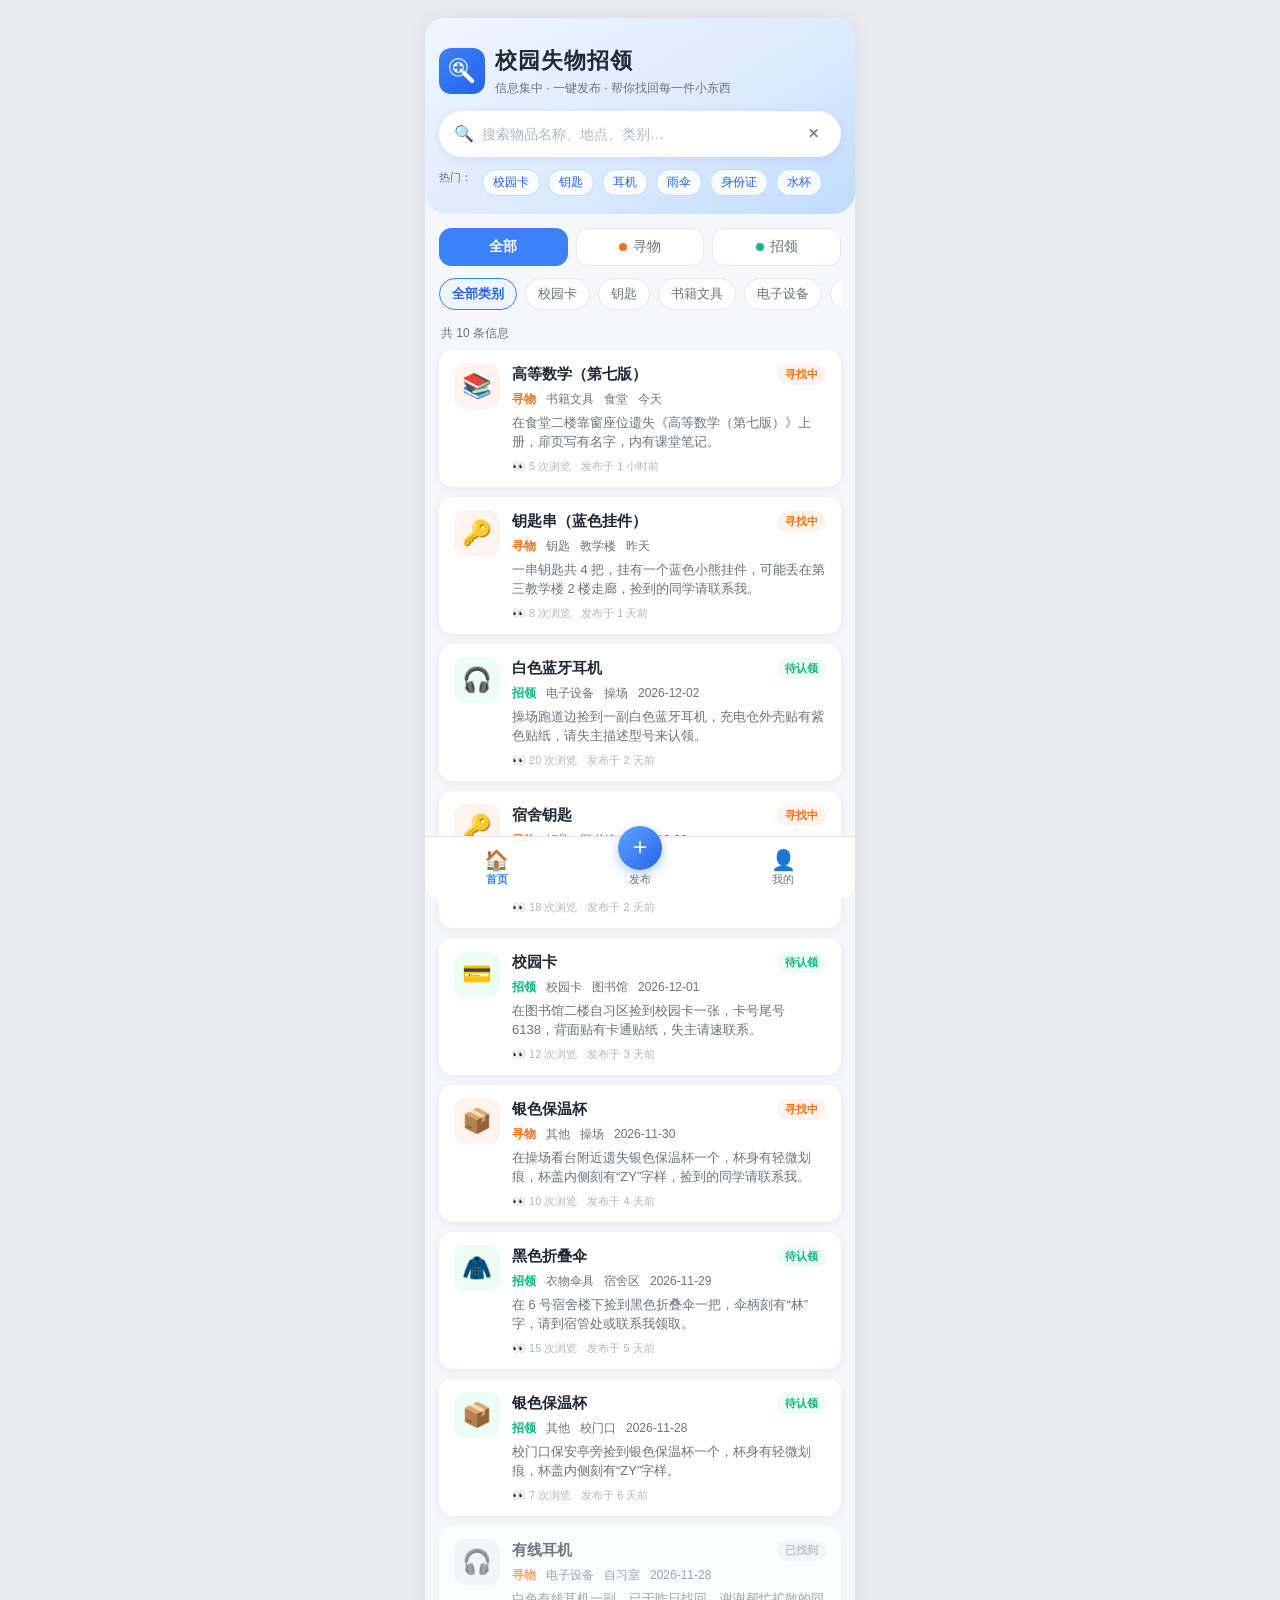
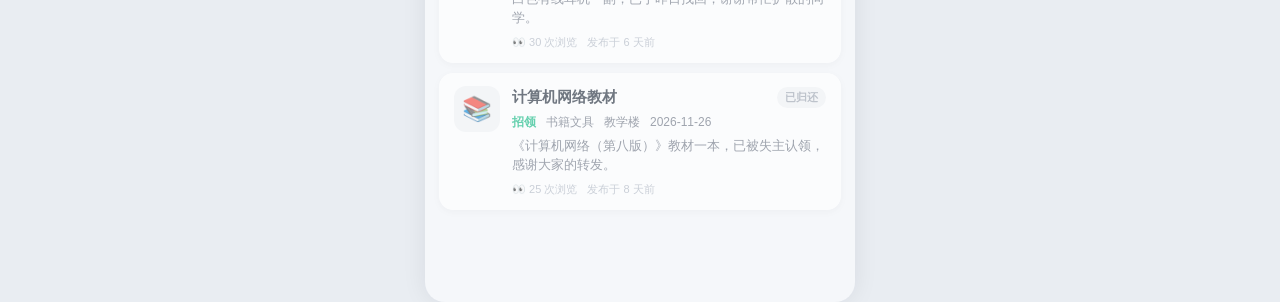
<file: index.html>
<!DOCTYPE html>
<html lang="zh-CN">
<head>
  <meta charset="UTF-8">
  <meta name="viewport" content="width=device-width, initial-scale=1.0">
  <title>校园失物招领</title>
  <link rel="stylesheet" href="css/style.css">
</head>
<body>
  <div class="app" id="app">
    <!-- 视图容器：各页面头部与内容由 app.js 渲染 -->
    <main id="view" class="view"></main>

    <!-- 底部导航 -->
    <nav class="bottom-nav">
      <button class="nav-btn" data-nav="home">
        <span class="nav-icon">🏠</span><span class="nav-label">首页</span>
      </button>
      <button class="nav-btn nav-btn-center" data-nav="publish">
        <span class="nav-icon">＋</span><span class="nav-label">发布</span>
      </button>
      <button class="nav-btn" data-nav="my">
        <span class="nav-icon">👤</span><span class="nav-label">我的</span>
      </button>
    </nav>

    <!-- 轻提示 -->
    <div id="toast" class="toast" role="status"></div>
  </div>

  <script src="js/utils.js"></script>
  <script src="js/store.js"></script>
  <script src="js/app.js"></script>
  <script src="js/view-home.js"></script>
  <script src="js/view-publish.js"></script>
  <script src="js/view-detail.js"></script>
  <script src="js/view-my.js"></script>
</body>
</html>
</file>
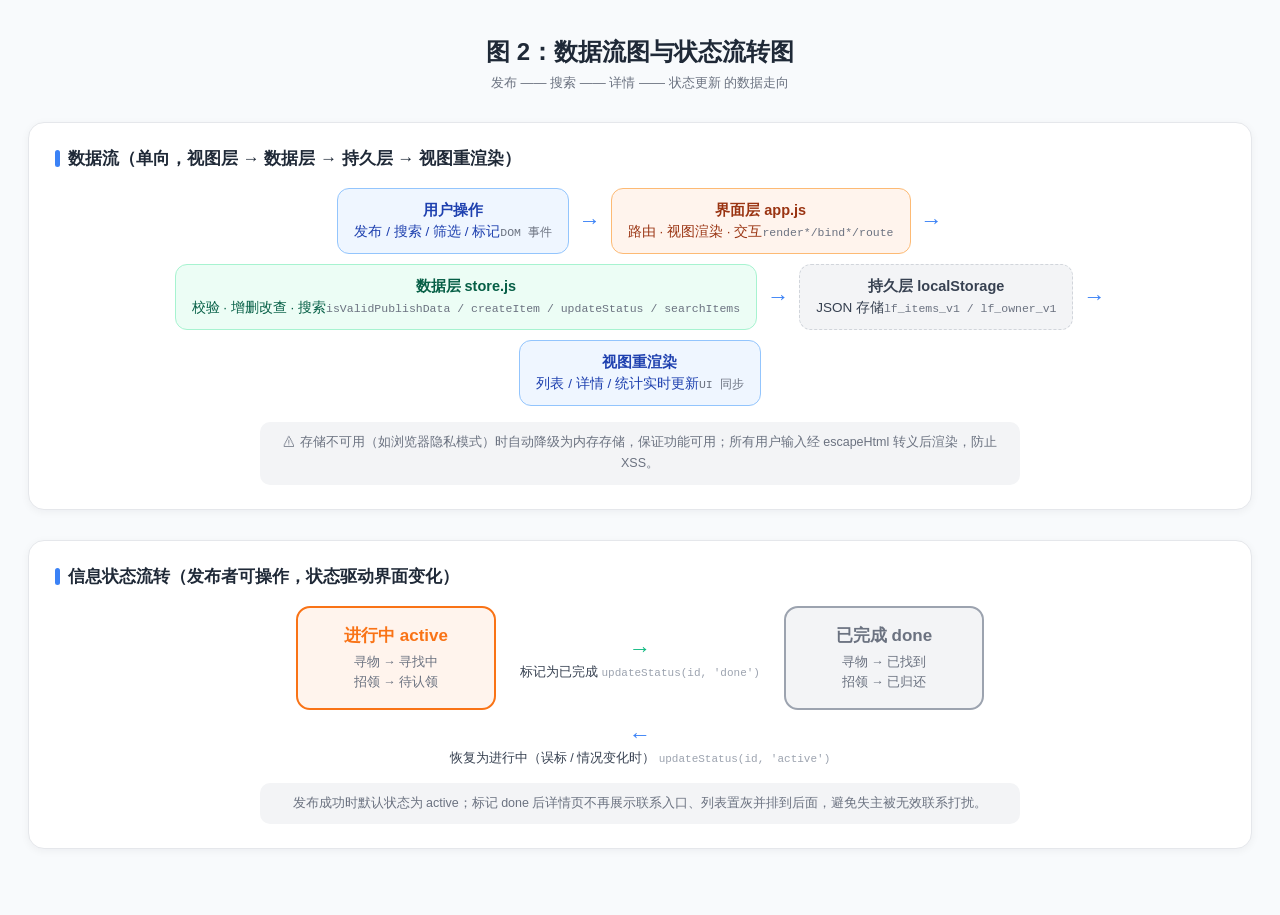
<file: docs/flow-data.html>
<!DOCTYPE html>
<html lang="zh-CN">
<head>
<meta charset="UTF-8">
<title>数据流图与状态流转图</title>
<style>
  * { margin: 0; padding: 0; box-sizing: border-box; }
  body { font-family: "Microsoft YaHei", "PingFang SC", sans-serif; background: #F8FAFC; padding: 36px 28px; }
  h1 { font-size: 24px; text-align: center; color: #1F2937; margin-bottom: 6px; }
  .sub { text-align: center; color: #6B7280; font-size: 13px; margin-bottom: 30px; }
  .section { background: #fff; border: 1.5px solid #E5E7EB; border-radius: 16px; padding: 24px 26px; margin-bottom: 30px; box-shadow: 0 2px 8px rgba(17,24,39,.05); }
  .section h2 { font-size: 17px; color: #1F2937; margin-bottom: 18px; display: flex; align-items: center; gap: 8px; }
  .section h2::before { content: ""; width: 5px; height: 17px; border-radius: 3px; background: #3B82F6; }
  .flow-row { display: flex; align-items: center; justify-content: center; gap: 10px; flex-wrap: wrap; }
  .node { border: 1.5px solid #93C5FD; background: #EFF6FF; color: #1E40AF; border-radius: 12px; padding: 12px 16px; text-align: center; min-width: 150px; font-size: 13.5px; }
  .node strong { display: block; font-size: 14.5px; margin-bottom: 3px; }
  .node .fn { font-size: 11.5px; color: #6B7280; font-family: Consolas, monospace; }
  .node.green { border-color: #A7F3D0; background: #ECFDF5; color: #065F46; }
  .node.orange { border-color: #FDBA74; background: #FFF4ED; color: #9A3412; }
  .node.grey { border-color: #D1D5DB; background: #F3F4F6; color: #374151; }
  .node.storage { border-style: dashed; }
  .arrow-h { font-size: 22px; color: #94A3B8; font-weight: 700; }
  .arrow-h.blue { color: #3B82F6; }
  .state-box { display: flex; align-items: center; justify-content: center; gap: 24px; flex-wrap: wrap; }
  .state { border-radius: 14px; padding: 16px 22px; text-align: center; min-width: 200px; }
  .state.active { background: #FFF4ED; border: 2px solid #F97316; }
  .state.done { background: #F3F4F6; border: 2px solid #9CA3AF; }
  .state .t { font-size: 17px; font-weight: 800; }
  .state .s { font-size: 12.5px; color: #6B7280; margin-top: 5px; line-height: 1.6; }
  .state.active .t { color: #F97316; }
  .state.done .t { color: #6B7280; }
  .trans { text-align: center; font-size: 12.5px; color: #374151; }
  .trans .arr { display: block; font-size: 22px; line-height: 1; margin: 4px 0; }
  .trans .arr.up { color: #3B82F6; }
  .trans .arr.dn { color: #10B981; }
  .trans .fn { color: #9CA3AF; font-family: Consolas, monospace; font-size: 11px; }
  .tail-note { text-align: center; margin-top: 16px; font-size: 12.5px; color: #6B7280; background: #F3F4F6; border-radius: 10px; padding: 10px; max-width: 760px; margin-left: auto; margin-right: auto; line-height: 1.7; }
</style>
</head>
<body>
  <h1>图 2：数据流图与状态流转图</h1>
  <p class="sub">发布 —— 搜索 —— 详情 —— 状态更新 的数据走向</p>

  <!-- 数据流 -->
  <div class="section">
    <h2>数据流（单向，视图层 → 数据层 → 持久层 → 视图重渲染）</h2>
    <div class="flow-row">
      <div class="node"><strong>用户操作</strong>发布 / 搜索 / 筛选 / 标记<span class="fn">DOM 事件</span></div>
      <div class="arrow-h blue">→</div>
      <div class="node orange"><strong>界面层 app.js</strong>路由 · 视图渲染 · 交互<span class="fn">render*/bind*/route</span></div>
      <div class="arrow-h blue">→</div>
      <div class="node green"><strong>数据层 store.js</strong>校验 · 增删改查 · 搜索<span class="fn">isValidPublishData / createItem / updateStatus / searchItems</span></div>
      <div class="arrow-h blue">→</div>
      <div class="node grey storage"><strong>持久层 localStorage</strong>JSON 存储<span class="fn">lf_items_v1 / lf_owner_v1</span></div>
      <div class="arrow-h blue">→</div>
      <div class="node"><strong>视图重渲染</strong>列表 / 详情 / 统计实时更新<span class="fn">UI 同步</span></div>
    </div>
    <div class="tail-note">⚠ 存储不可用（如浏览器隐私模式）时自动降级为内存存储，保证功能可用；所有用户输入经 escapeHtml 转义后渲染，防止 XSS。</div>
  </div>

  <!-- 状态流转 -->
  <div class="section">
    <h2>信息状态流转（发布者可操作，状态驱动界面变化）</h2>
    <div class="state-box">
      <div class="state active">
        <div class="t">进行中 active</div>
        <div class="s">寻物 → 寻找中<br>招领 → 待认领</div>
      </div>
      <div class="trans">
        <span class="arr dn">→</span>
        <span>标记为已完成</span>
        <span class="fn">updateStatus(id, 'done')</span>
      </div>
      <div class="state done">
        <div class="t">已完成 done</div>
        <div class="s">寻物 → 已找到<br>招领 → 已归还</div>
      </div>
    </div>
    <div class="state-box" style="margin-top:10px;">
      <div class="trans" style="width:100%;">
        <span class="arr up">←</span>
        <span>恢复为进行中（误标 / 情况变化时）</span>
        <span class="fn">updateStatus(id, 'active')</span>
      </div>
    </div>
    <div class="tail-note">发布成功时默认状态为 active；标记 done 后详情页不再展示联系入口、列表置灰并排到后面，避免失主被无效联系打扰。</div>
  </div>
</body>
</html>
</file>
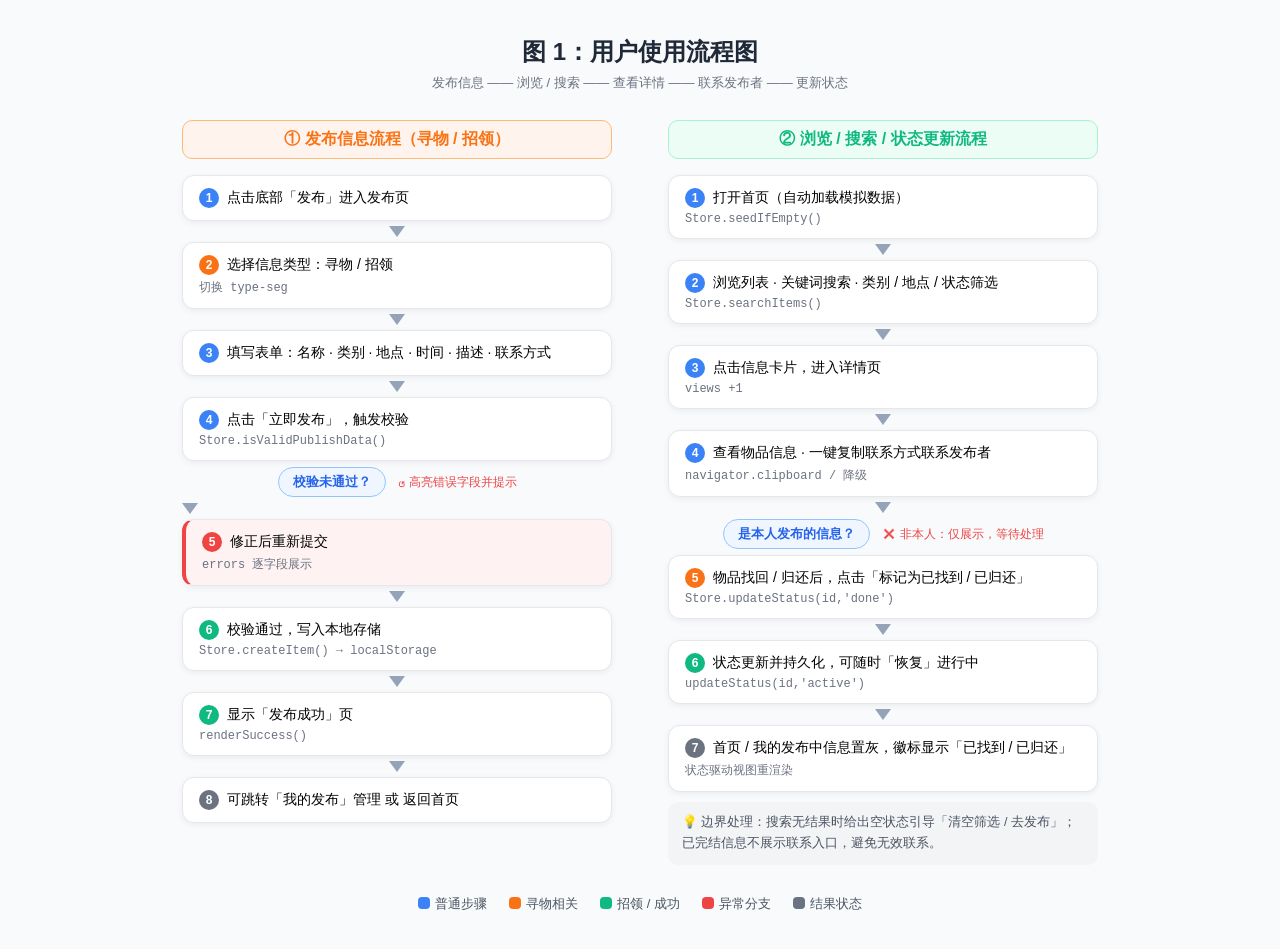
<file: docs/flow-usage.html>
<!DOCTYPE html>
<html lang="zh-CN">
<head>
<meta charset="UTF-8">
<title>用户使用流程图</title>
<style>
  * { margin: 0; padding: 0; box-sizing: border-box; }
  body { font-family: "Microsoft YaHei", "PingFang SC", sans-serif; background: #F8FAFC; padding: 36px 28px; }
  h1 { font-size: 24px; text-align: center; color: #1F2937; margin-bottom: 6px; }
  .sub { text-align: center; color: #6B7280; font-size: 13px; margin-bottom: 28px; }
  .lanes { display: flex; gap: 56px; justify-content: center; }
  .lane { width: 430px; }
  .lane-title { text-align: center; font-size: 16px; font-weight: 700; margin-bottom: 16px; padding: 8px; border-radius: 10px; }
  .lane-title.lost { background: #FFF4ED; color: #F97316; border: 1.5px solid #FDBA74; }
  .lane-title.found { background: #ECFDF5; color: #10B981; border: 1.5px solid #A7F3D0; }
  .step { background: #fff; border: 1.5px solid #E5E7EB; border-radius: 12px; padding: 12px 16px; font-size: 14px; box-shadow: 0 2px 6px rgba(17,24,39,.06); }
  .step .num { display: inline-block; width: 20px; height: 20px; line-height: 20px; text-align: center; border-radius: 50%; background: #3B82F6; color: #fff; font-size: 12px; margin-right: 8px; font-weight: 700; }
  .step.orange .num { background: #F97316; }
  .step.green .num { background: #10B981; }
  .step.grey .num { background: #6B7280; }
  .step.red { border-color: #F87171; background: #FEF2F2; }
  .step.red .num { background: #EF4444; }
  .step .fn { display: block; font-size: 12px; color: #6B7280; margin-top: 4px; font-family: Consolas, monospace; }
  .arrow-down { width: 0; height: 0; margin: 5px auto; border-left: 8px solid transparent; border-right: 8px solid transparent; border-top: 11px solid #94A3B8; }
  .branch { margin: 6px 0; display: flex; align-items: center; justify-content: center; gap: 12px; }
  .branch .cond { background: #EFF6FF; border: 1.5px solid #93C5FD; color: #2563EB; border-radius: 999px; padding: 5px 14px; font-size: 13px; font-weight: 700; }
  .branch .fail { color: #EF4444; font-size: 12px; display: flex; align-items: center; gap: 3px; }
  .branch .fail .a { font-size: 15px; }
  .note { background: #F3F4F6; border-radius: 10px; padding: 10px 14px; font-size: 12.5px; color: #4B5563; line-height: 1.7; margin-top: 10px; }
  .legend { display: flex; justify-content: center; gap: 22px; margin-top: 30px; font-size: 13px; color: #4B5563; }
  .legend i { display: inline-block; width: 12px; height: 12px; border-radius: 4px; margin-right: 5px; vertical-align: -1px; }
</style>
</head>
<body>
  <h1>图 1：用户使用流程图</h1>
  <p class="sub">发布信息 —— 浏览 / 搜索 —— 查看详情 —— 联系发布者 —— 更新状态</p>

  <div class="lanes">
    <!-- 左：发布流程 -->
    <div class="lane">
      <div class="lane-title lost">① 发布信息流程（寻物 / 招领）</div>

      <div class="step"><span class="num">1</span>点击底部「发布」进入发布页</div>
      <div class="arrow-down"></div>
      <div class="step orange"><span class="num">2</span>选择信息类型：寻物 / 招领<span class="fn">切换 type-seg</span></div>
      <div class="arrow-down"></div>
      <div class="step"><span class="num">3</span>填写表单：名称 · 类别 · 地点 · 时间 · 描述 · 联系方式</div>
      <div class="arrow-down"></div>
      <div class="step"><span class="num">4</span>点击「立即发布」，触发校验<span class="fn">Store.isValidPublishData()</span></div>

      <div class="branch">
        <span class="cond">校验未通过？</span>
        <span class="fail"><span class="a">↺</span> 高亮错误字段并提示</span>
      </div>
      <div class="arrow-down" style="margin-left:0; margin-right:auto; transform:translateX(0);"></div>
      <div class="step" style="border-left: 4px solid #EF4444; background:#FEF2F2;"><span class="num" style="background:#EF4444;">5</span>修正后重新提交<span class="fn">errors 逐字段展示</span></div>
      <div class="arrow-down"></div>
      <div class="step green"><span class="num">6</span>校验通过，写入本地存储<span class="fn">Store.createItem() → localStorage</span></div>
      <div class="arrow-down"></div>
      <div class="step green"><span class="num">7</span>显示「发布成功」页<span class="fn">renderSuccess()</span></div>
      <div class="arrow-down"></div>
      <div class="step grey"><span class="num">8</span>可跳转「我的发布」管理 或 返回首页</div>
    </div>

    <!-- 右：浏览/搜索/状态流程 -->
    <div class="lane">
      <div class="lane-title found">② 浏览 / 搜索 / 状态更新流程</div>

      <div class="step"><span class="num">1</span>打开首页（自动加载模拟数据）<span class="fn">Store.seedIfEmpty()</span></div>
      <div class="arrow-down"></div>
      <div class="step"><span class="num">2</span>浏览列表 · 关键词搜索 · 类别 / 地点 / 状态筛选<span class="fn">Store.searchItems()</span></div>
      <div class="arrow-down"></div>
      <div class="step"><span class="num">3</span>点击信息卡片，进入详情页<span class="fn">views +1</span></div>
      <div class="arrow-down"></div>
      <div class="step"><span class="num">4</span>查看物品信息 · 一键复制联系方式联系发布者<span class="fn">navigator.clipboard / 降级</span></div>
      <div class="arrow-down"></div>

      <div class="branch">
        <span class="cond">是本人发布的信息？</span>
        <span class="fail"><span class="a">✕</span> 非本人：仅展示，等待处理</span>
      </div>
      <div class="step orange"><span class="num">5</span>物品找回 / 归还后，点击「标记为已找到 / 已归还」<span class="fn">Store.updateStatus(id,'done')</span></div>
      <div class="arrow-down"></div>
      <div class="step green"><span class="num">6</span>状态更新并持久化，可随时「恢复」进行中<span class="fn">updateStatus(id,'active')</span></div>
      <div class="arrow-down"></div>
      <div class="step grey"><span class="num">7</span>首页 / 我的发布中信息置灰，徽标显示「已找到 / 已归还」<span class="fn">状态驱动视图重渲染</span></div>

      <div class="note">💡 边界处理：搜索无结果时给出空状态引导「清空筛选 / 去发布」；已完结信息不展示联系入口，避免无效联系。</div>
    </div>
  </div>

  <div class="legend">
    <span><i style="background:#3B82F6;"></i>普通步骤</span>
    <span><i style="background:#F97316;"></i>寻物相关</span>
    <span><i style="background:#10B981;"></i>招领 / 成功</span>
    <span><i style="background:#EF4444;"></i>异常分支</span>
    <span><i style="background:#6B7280;"></i>结果状态</span>
  </div>
</body>
</html>
</file>
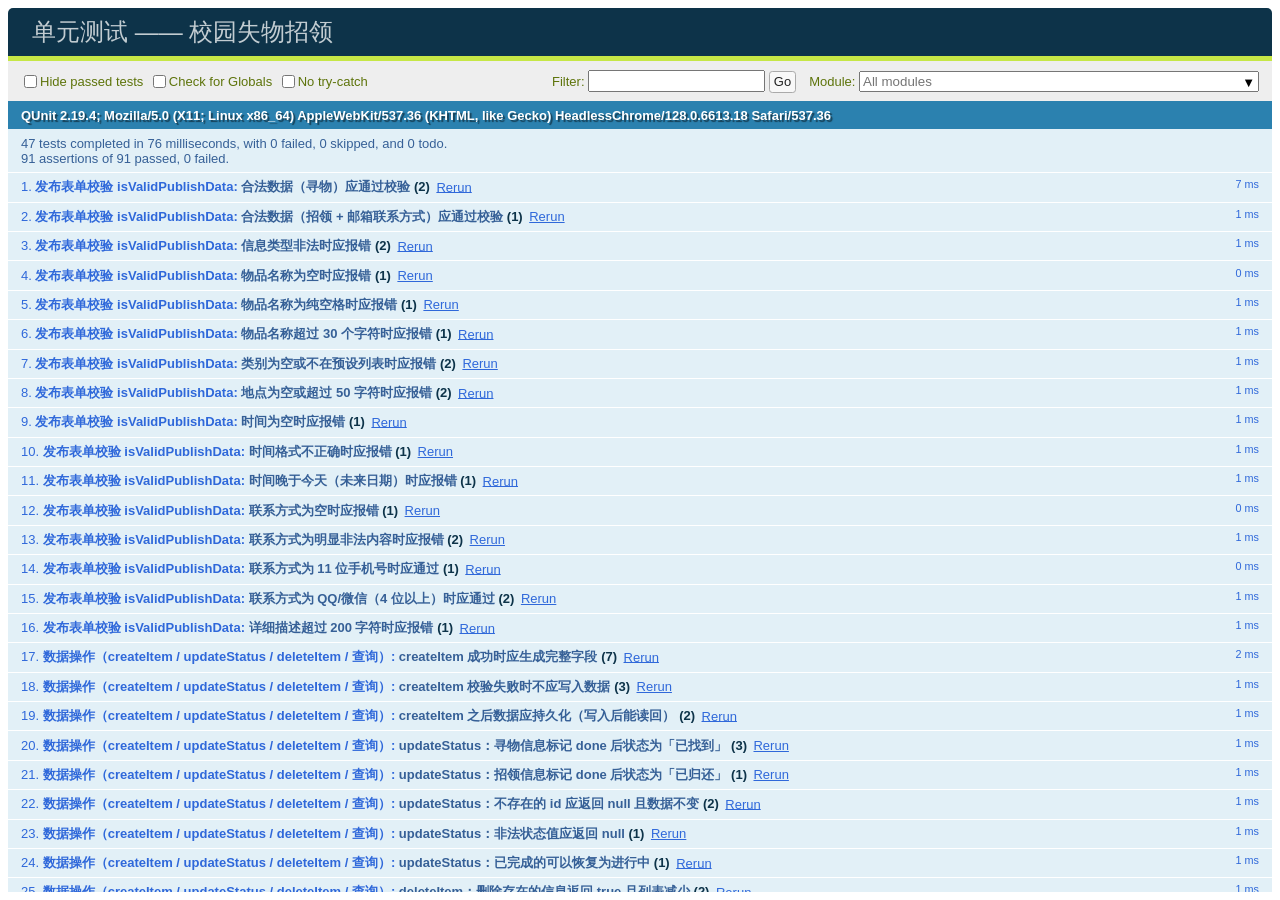
<file: test/test.html>
<!DOCTYPE html>
<html lang="zh-CN">
<head>
  <meta charset="utf-8">
  <title>单元测试 —— 校园失物招领</title>
  <link rel="stylesheet" href="vendor/qunit-2.19.4.css">
</head>
<body>
  <div id="qunit"></div>
  <div id="qunit-fixture"></div>
  <!-- 仅加载逻辑层（utils / store），不加载界面层 app.js -->
  <script src="vendor/qunit-2.19.4.js"></script>
  <script src="../js/utils.js"></script>
  <script src="../js/store.js"></script>
  <script src="tests.js"></script>
</body>
</html>
</file>
<file: css/style.css>
/* ==========================================================
   校园失物招领 —— 全局样式
   移动端优先，桌面端居中展示为手机卡片形态
   ========================================================== */

:root {
  --primary: #3B82F6;
  --primary-dark: #2563EB;
  --primary-light: #EFF6FF;
  --lost: #F97316;
  --lost-light: #FFF4ED;
  --found: #10B981;
  --found-light: #ECFDF5;
  --done: #9CA3AF;
  --done-light: #F3F4F6;
  --bg: #F5F7FA;
  --card: #FFFFFF;
  --text: #1F2937;
  --text2: #6B7280;
  --border: #E5E7EB;
  --danger: #EF4444;
  --radius: 14px;
  --shadow: 0 2px 10px rgba(17, 24, 39, 0.06);
}

* { margin: 0; padding: 0; box-sizing: border-box; }

html, body {
  height: 100%;
}

body {
  font-family: -apple-system, BlinkMacSystemFont, "PingFang SC", "Microsoft YaHei", "Segoe UI", sans-serif;
  background: #E9EDF2;
  color: var(--text);
  font-size: 15px;
  line-height: 1.5;
  -webkit-font-smoothing: antialiased;
}

button { font-family: inherit; cursor: pointer; border: none; background: none; }
input, select, textarea { font-family: inherit; font-size: 15px; color: var(--text); }

/* ---------- 应用外框（移动端形态） ---------- */
.app {
  position: relative;
  max-width: 430px;
  margin: 0 auto;
  min-height: 100vh;
  background: var(--bg);
  display: flex;
  flex-direction: column;
  box-shadow: 0 0 24px rgba(17, 24, 39, 0.08);
}

.view {
  flex: 1;
  padding: 0 14px 92px; /* 底部预留导航高度 */
  overflow-x: hidden;
}

/* ---------- 通用工具 ---------- */
.hide { display: none !important; }

.card {
  background: var(--card);
  border-radius: var(--radius);
  box-shadow: var(--shadow);
}

/* ---------- 底部导航 ---------- */
.bottom-nav {
  position: fixed;
  bottom: 0;
  left: 50%;
  transform: translateX(-50%);
  width: 100%;
  max-width: 430px;
  height: 64px;
  background: rgba(255, 255, 255, 0.96);
  backdrop-filter: blur(10px);
  border-top: 1px solid var(--border);
  display: flex;
  align-items: center;
  justify-content: space-around;
  z-index: 50;
}

.nav-btn {
  display: flex;
  flex-direction: column;
  align-items: center;
  gap: 2px;
  color: var(--text2);
  font-size: 11px;
  min-width: 64px;
  padding: 6px 0;
  transition: color .15s;
}

.nav-btn .nav-icon { font-size: 20px; line-height: 1; }

.nav-btn-center .nav-icon {
  width: 44px;
  height: 44px;
  line-height: 40px;
  border-radius: 50%;
  background: linear-gradient(135deg, #60A5FA, var(--primary-dark));
  color: #fff;
  font-size: 24px;
  margin-top: -24px;
  box-shadow: 0 4px 12px rgba(59, 130, 246, 0.4);
  text-align: center;
}

.nav-btn.active { color: var(--primary); font-weight: 600; }

/* ---------- 顶部品牌区（首页） ---------- */
.home-header {
  background: linear-gradient(150deg, #EFF6FF 0%, #DBEAFE 60%, #BFDBFE 100%);
  margin: 0 -14px;
  padding: 26px 14px 18px;
  border-radius: 0 0 22px 22px;
}

.brand { display: flex; align-items: center; gap: 10px; }

.brand-logo { width: 46px; height: 46px; border-radius: 12px; }

.brand h1 { font-size: 22px; font-weight: 800; letter-spacing: 1px; }
.brand p { font-size: 12px; color: var(--text2); margin-top: 2px; }

/* ---------- 搜索 ---------- */
.search-box {
  margin-top: 14px;
  display: flex;
  align-items: center;
  gap: 8px;
  background: #fff;
  border-radius: 999px;
  padding: 10px 14px;
  box-shadow: 0 2px 8px rgba(37, 99, 235, 0.12);
  border: 1.5px solid transparent;
  transition: border-color .15s;
}

.search-box:focus-within { border-color: var(--primary); }

.search-box .s-icon { font-size: 16px; color: var(--primary); }
.search-box input {
  flex: 1;
  border: none;
  outline: none;
  background: transparent;
  font-size: 14px;
}
.search-box input::placeholder { color: #B0B7C3; }

.search-clear {
  font-size: 12px;
  color: var(--text2);
  padding: 2px 6px;
  border-radius: 6px;
}
.search-clear:hover { color: var(--danger); }

.hot-words {
  display: flex;
  flex-wrap: wrap;
  gap: 8px;
  margin-top: 12px;
}

.hot-words .hw {
  font-size: 12px;
  color: var(--primary-dark);
  background: rgba(255, 255, 255, 0.85);
  border: 1px solid #BFDBFE;
  padding: 4px 10px;
  border-radius: 999px;
  transition: background .15s;
}
.hot-words .hw:hover { background: #fff; }
.hot-words .hw-label { font-size: 11px; color: var(--text2); margin-right: 2px; }

/* ---------- 类型标签 ---------- */
.type-tabs {
  display: flex;
  gap: 8px;
  margin-top: 14px;
}

.type-tab {
  flex: 1;
  padding: 9px 0;
  border-radius: 12px;
  background: #fff;
  border: 1.5px solid var(--border);
  color: var(--text2);
  font-size: 14px;
  display: flex;
  align-items: center;
  justify-content: center;
  gap: 6px;
  transition: all .15s;
}

.type-tab .dot { width: 8px; height: 8px; border-radius: 50%; }
.type-tab .dot.lost { background: var(--lost); }
.type-tab .dot.found { background: var(--found); }

.type-tab.active { color: #fff; font-weight: 600; }
.type-tab.active .dot.lost { background: #fff; }
.type-tab.active .dot.found { background: #fff; }
.type-tab.active.lost { background: var(--lost); border-color: var(--lost); }
.type-tab.active.found { background: var(--found); border-color: var(--found); }
.type-tab.active.all { background: var(--primary); border-color: var(--primary); }

/* ---------- 筛选行 ---------- */
.filter-row {
  display: flex;
  align-items: center;
  gap: 8px;
  margin-top: 12px;
  overflow-x: auto;
  scrollbar-width: none;
}
.filter-row::-webkit-scrollbar { display: none; }

.chip {
  flex-shrink: 0;
  font-size: 13px;
  color: var(--text2);
  background: #fff;
  border: 1px solid var(--border);
  border-radius: 999px;
  padding: 6px 12px;
  transition: all .15s;
}
.chip.active { background: var(--primary-light); color: var(--primary-dark); border-color: var(--primary); font-weight: 600; }

.filter-select {
  flex-shrink: 0;
  font-size: 13px;
  color: var(--text2);
  background: #fff;
  border: 1px solid var(--border);
  border-radius: 999px;
  padding: 6px 10px;
  outline: none;
}

/* ---------- 列表 ---------- */
.list-count {
  font-size: 12px;
  color: var(--text2);
  margin: 14px 2px 8px;
}

.item-list { display: flex; flex-direction: column; gap: 10px; }

.item-card {
  background: #fff;
  border-radius: var(--radius);
  box-shadow: var(--shadow);
  padding: 12px 14px;
  display: flex;
  gap: 12px;
  cursor: pointer;
  transition: transform .12s, box-shadow .12s;
  border: 1px solid transparent;
}
.item-card:hover { transform: translateY(-1px); box-shadow: 0 6px 16px rgba(17,24,39,.09); }
.item-card.is-done { opacity: .62; }

.item-icon {
  width: 46px;
  height: 46px;
  border-radius: 12px;
  display: flex;
  align-items: center;
  justify-content: center;
  font-size: 24px;
  flex-shrink: 0;
}
.item-icon.lost { background: var(--lost-light); }
.item-icon.found { background: var(--found-light); }
.item-icon.done { background: var(--done-light); }

.item-body { flex: 1; min-width: 0; }

.item-top { display: flex; align-items: center; justify-content: space-between; gap: 8px; }
.item-name {
  font-size: 15px;
  font-weight: 700;
  overflow: hidden;
  text-overflow: ellipsis;
  white-space: nowrap;
}

.badge {
  flex-shrink: 0;
  font-size: 11px;
  padding: 2px 8px;
  border-radius: 999px;
  font-weight: 600;
}
.badge.lost { color: var(--lost); background: var(--lost-light); }
.badge.found { color: var(--found); background: var(--found-light); }
.badge.done { color: var(--done); background: var(--done-light); }

.item-meta {
  font-size: 12px;
  color: var(--text2);
  margin-top: 4px;
  display: flex;
  flex-wrap: wrap;
  gap: 4px 10px;
}
.item-meta .type-tag { font-weight: 600; }
.item-meta .type-tag.lost { color: var(--lost); }
.item-meta .type-tag.found { color: var(--found); }

.item-desc {
  font-size: 13px;
  color: var(--text2);
  margin-top: 5px;
  display: -webkit-box;
  -webkit-line-clamp: 2;
  -webkit-box-orient: vertical;
  overflow: hidden;
}

.item-foot {
  margin-top: 6px;
  font-size: 11px;
  color: #B0B7C3;
  display: flex;
  gap: 10px;
}

/* ---------- 空状态 ---------- */
.empty {
  text-align: center;
  padding: 60px 20px;
}
.empty .empty-icon { font-size: 52px; }
.empty h3 { margin-top: 14px; font-size: 16px; color: var(--text); }
.empty p { margin-top: 6px; font-size: 13px; color: var(--text2); }
.empty .btn { margin-top: 18px; }

/* ---------- 按钮 ---------- */
.btn {
  display: inline-flex;
  align-items: center;
  justify-content: center;
  gap: 6px;
  padding: 10px 22px;
  border-radius: 12px;
  font-size: 14px;
  font-weight: 600;
  transition: all .15s;
}
.btn-primary { background: var(--primary); color: #fff; }
.btn-primary:hover { background: var(--primary-dark); }
.btn-ghost { background: #fff; color: var(--primary-dark); border: 1.5px solid var(--primary); }
.btn-ghost:hover { background: var(--primary-light); }
.btn-danger { background: #fff; color: var(--danger); border: 1.5px solid #FECACA; }
.btn-danger:hover { background: #FEF2F2; }
.btn-block { width: 100%; }
.btn:disabled { opacity: .55; cursor: not-allowed; }

/* ---------- 子页面顶部导航 ---------- */
.sub-nav {
  display: flex;
  align-items: center;
  gap: 10px;
  padding: 16px 2px 12px;
}
.sub-nav .back-btn {
  width: 34px;
  height: 34px;
  border-radius: 10px;
  background: #fff;
  border: 1px solid var(--border);
  color: var(--text);
  font-size: 17px;
  display: flex;
  align-items: center;
  justify-content: center;
}
.sub-nav .back-btn:hover { border-color: var(--primary); color: var(--primary); }
.sub-nav h2 { font-size: 17px; font-weight: 700; flex: 1; }

/* ---------- 发布页 ---------- */
.type-seg {
  display: flex;
  background: #fff;
  border-radius: 14px;
  padding: 4px;
  gap: 4px;
  box-shadow: var(--shadow);
  margin-bottom: 14px;
}

.seg-btn {
  flex: 1;
  padding: 12px 0;
  border-radius: 10px;
  font-size: 15px;
  font-weight: 600;
  color: var(--text2);
  display: flex;
  flex-direction: column;
  align-items: center;
  gap: 2px;
  transition: all .15s;
}
.seg-btn .seg-sub { font-size: 11px; font-weight: 400; }
.seg-btn.active.lost { background: var(--lost); color: #fff; }
.seg-btn.active.found { background: var(--found); color: #fff; }

.form-card {
  background: #fff;
  border-radius: var(--radius);
  box-shadow: var(--shadow);
  padding: 16px;
  display: flex;
  flex-direction: column;
  gap: 14px;
}

.form-group label {
  display: block;
  font-size: 13px;
  font-weight: 600;
  color: var(--text);
  margin-bottom: 6px;
}
.form-group label .req { color: var(--danger); }
.form-group label .hint { color: #B0B7C3; font-weight: 400; font-size: 11px; margin-left: 6px; }

.form-group input[type="text"],
.form-group input[type="date"],
.form-group select,
.form-group textarea {
  width: 100%;
  padding: 10px 12px;
  border: 1.5px solid var(--border);
  border-radius: 10px;
  outline: none;
  background: #FAFBFC;
  transition: border-color .15s, background .15s;
}
.form-group input:focus,
.form-group select:focus,
.form-group textarea:focus {
  border-color: var(--primary);
  background: #fff;
}
.form-group textarea { resize: vertical; min-height: 74px; }

.form-group.has-error input,
.form-group.has-error select,
.form-group.has-error textarea { border-color: var(--danger); background: #FEF2F2; }

.field-error {
  font-size: 12px;
  color: var(--danger);
  margin-top: 5px;
  display: none;
}
.form-group.has-error .field-error { display: block; }

.char-count { text-align: right; font-size: 11px; color: #B0B7C3; margin-top: 4px; }

.contact-tips {
  font-size: 12px;
  color: var(--text2);
  background: var(--primary-light);
  border-radius: 10px;
  padding: 8px 12px;
  line-height: 1.6;
}

/* 发布成功 */
.success-panel { text-align: center; padding: 70px 20px; }
.success-icon {
  width: 84px;
  height: 84px;
  margin: 0 auto;
  border-radius: 50%;
  background: var(--found-light);
  color: var(--found);
  font-size: 44px;
  line-height: 84px;
  box-shadow: 0 0 0 10px rgba(16, 185, 129, 0.08);
}
.success-panel h2 { margin-top: 26px; font-size: 20px; }
.success-panel p { margin-top: 8px; color: var(--text2); font-size: 13px; }
.success-panel .btn-group { margin-top: 30px; display: flex; flex-direction: column; gap: 12px; }

/* ---------- 详情页 ---------- */
.detail-card { margin-top: 4px; }

.detail-hero {
  background: #fff;
  border-radius: var(--radius);
  box-shadow: var(--shadow);
  padding: 20px 16px;
  display: flex;
  flex-direction: column;
  align-items: center;
  gap: 12px;
  text-align: center;
}

.detail-hero .item-icon { width: 68px; height: 68px; font-size: 34px; border-radius: 18px; }
.detail-hero h2 { font-size: 19px; }
.detail-hero .badge { font-size: 12px; padding: 4px 12px; }

.detail-grid {
  display: grid;
  grid-template-columns: 1fr 1fr;
  gap: 10px;
  margin-top: 12px;
}

.detail-cell {
  background: #F9FAFB;
  border-radius: 12px;
  padding: 10px 12px;
}
.detail-cell .dc-label { font-size: 11px; color: var(--text2); }
.detail-cell .dc-value { font-size: 14px; font-weight: 600; margin-top: 3px; word-break: break-all; }

.section-title {
  font-size: 14px;
  font-weight: 700;
  margin: 16px 2px 8px;
  display: flex;
  align-items: center;
  gap: 6px;
}
.section-title::before {
  content: "";
  width: 4px;
  height: 14px;
  border-radius: 2px;
  background: var(--primary);
}

.detail-desc {
  background: #fff;
  border-radius: var(--radius);
  box-shadow: var(--shadow);
  padding: 14px 16px;
  font-size: 14px;
  color: var(--text);
  white-space: pre-wrap;
  word-break: break-word;
}

.contact-box {
  background: var(--primary-light);
  border: 1px solid #BFDBFE;
  border-radius: var(--radius);
  padding: 14px 16px;
}

.contact-line { display: flex; align-items: center; justify-content: space-between; gap: 10px; padding: 5px 0; }
.contact-line .cl-label { font-size: 13px; color: var(--text2); }
.contact-line .cl-value { font-size: 15px; font-weight: 700; word-break: break-all; }

.copy-btn {
  flex-shrink: 0;
  font-size: 12px;
  color: var(--primary-dark);
  background: #fff;
  border: 1.5px solid var(--primary);
  border-radius: 8px;
  padding: 5px 12px;
  font-weight: 600;
}
.copy-btn:hover { background: var(--primary); color: #fff; }

.detail-foot {
  font-size: 11px;
  color: #B0B7C3;
  margin-top: 12px;
  text-align: center;
}

.notice-done {
  margin-top: 12px;
  background: var(--done-light);
  color: var(--done);
  border-radius: 12px;
  padding: 12px 14px;
  font-size: 13px;
  text-align: center;
}

.owner-actions {
  margin-top: 14px;
  display: flex;
  flex-direction: column;
  gap: 10px;
}

/* ---------- 我的发布 ---------- */
.stats-row {
  display: grid;
  grid-template-columns: repeat(3, 1fr);
  gap: 10px;
  margin-bottom: 14px;
}

.stat-card {
  background: #fff;
  border-radius: 12px;
  box-shadow: var(--shadow);
  padding: 12px 8px;
  text-align: center;
}
.stat-card .stat-num { font-size: 22px; font-weight: 800; }
.stat-card .stat-num.blue { color: var(--primary); }
.stat-card .stat-num.green { color: var(--found); }
.stat-card .stat-num.grey { color: var(--done); }
.stat-card .stat-label { font-size: 11px; color: var(--text2); margin-top: 2px; }

.my-item-actions { display: flex; gap: 8px; margin-top: 10px; }
.my-item-actions .mini-btn {
  flex: 1;
  font-size: 12px;
  font-weight: 600;
  padding: 7px 0;
  border-radius: 8px;
  border: 1.5px solid var(--border);
  color: var(--text2);
}
.my-item-actions .mini-btn.view { color: var(--primary-dark); border-color: #BFDBFE; }
.my-item-actions .mini-btn.done { color: var(--found); border-color: #A7F3D0; }
.my-item-actions .mini-btn.recover { color: var(--primary-dark); border-color: #BFDBFE; }
.my-item-actions .mini-btn.del { color: var(--danger); border-color: #FECACA; }

/* ---------- Toast ---------- */
.toast {
  position: fixed;
  bottom: 84px;
  left: 50%;
  transform: translate(-50%, 12px);
  background: rgba(31, 41, 55, 0.92);
  color: #fff;
  font-size: 13px;
  padding: 9px 18px;
  border-radius: 999px;
  opacity: 0;
  pointer-events: none;
  transition: all .25s;
  z-index: 99;
  max-width: 86%;
  text-align: center;
}
.toast.show { opacity: 1; transform: translate(-50%, 0); }

/* ---------- 桌面端 ---------- */
@media (min-width: 480px) {
  .app { border-radius: 20px; margin-top: 18px; min-height: calc(100vh - 36px); overflow: hidden; }
  .bottom-nav { border-radius: 0 0 20px 20px; }
}
</file>
<file: test/vendor/qunit-2.19.4.css>
/*!
 * QUnit 2.19.4
 * https://qunitjs.com/
 *
 * Copyright OpenJS Foundation and other contributors
 * Released under the MIT license
 * https://jquery.org/license
 */

/** Font Family and Sizes */

#qunit-tests, #qunit-header, #qunit-banner, #qunit-testrunner-toolbar, #qunit-filteredTest, #qunit-userAgent, #qunit-testresult {
	font-family: "Helvetica Neue Light", "HelveticaNeue-Light", "Helvetica Neue", Calibri, Helvetica, Arial, sans-serif;
}

#qunit-testrunner-toolbar, #qunit-filteredTest, #qunit-userAgent, #qunit-testresult, #qunit-tests li { font-size: small; }
#qunit-tests { font-size: smaller; }


/** Resets */

#qunit-tests, #qunit-header, #qunit-banner, #qunit-filteredTest, #qunit-userAgent, #qunit-testresult, #qunit-modulefilter {
	margin: 0;
	padding: 0;
}

/* Style our buttons in a simple way, uninfluenced by the styles
   the tested app might load. Don't affect buttons in #qunit-fixture!
   https://github.com/qunitjs/qunit/pull/1395
   https://github.com/qunitjs/qunit/issues/1437 */
#qunit-testrunner-toolbar button,
#qunit-testresult button {
	all: unset; /* best effort, modern browsers only */
	font: inherit;
	color: initial;
	border: initial;
	background-color: buttonface;
	padding: 0 4px;
}


/** Fixed headers with scrollable tests */

@supports (display: flex) or (display: -webkit-box) {
	@media (min-height: 500px) {
		#qunit {
			position: fixed;
			left: 0px;
			right: 0px;
			top: 0px;
			bottom: 0px;
			padding: 8px;
			display: -webkit-box;
			display: flex;
			flex-direction: column;
		}

		#qunit-tests {
			overflow: scroll;
		}

		#qunit-banner {
			flex: 5px 0 0;
		}
	}
}


/** Header (excluding toolbar) */

#qunit-header {
	padding: 0.5em 0 0.5em 1em;

	color: #C2CCD1;
	background-color: #0D3349;

	font-size: 1.5em;
	line-height: 1em;
	font-weight: 400;

	border-radius: 5px 5px 0 0;
}

#qunit-header a {
	text-decoration: none;
	color: inherit;
}

#qunit-header a:hover,
#qunit-header a:focus {
	color: #FFF;
}

#qunit-banner {
	height: 5px;
}

#qunit-filteredTest {
	padding: 0.5em 1em 0.5em 1em;
	color: #366097;
	background-color: #F4FF77;
}

#qunit-userAgent {
	padding: 0.5em 1em 0.5em 1em;
	color: #FFF;
	background-color: #2B81AF;
	text-shadow: rgba(0, 0, 0, 0.5) 2px 2px 1px;
}


/** Toolbar */

#qunit-testrunner-toolbar {
	padding: 0.5em 1em 0.5em 1em;
	color: #5E740B;
	background-color: #EEE;
}

#qunit-testrunner-toolbar .clearfix {
	height: 0;
	clear: both;
}

#qunit-testrunner-toolbar label {
	display: inline-block;
}

#qunit-testrunner-toolbar input[type=checkbox],
#qunit-testrunner-toolbar input[type=radio] {
	margin: 3px;
	vertical-align: -2px;
}

#qunit-testrunner-toolbar input[type=text] {
	box-sizing: border-box;
	height: 1.6em;
}

#qunit-testrunner-toolbar button,
#qunit-testresult button {
  border-radius: .25em;
  border: 1px solid #AAA;
  background-color: #F8F8F8;
  color: #222;
  line-height: 1.6;
  cursor: pointer;
}
#qunit-testrunner-toolbar button:hover,
#qunit-testresult button:hover {
	border-color: #AAA;
	background-color: #FFF;
	color: #444;
}
#qunit-testrunner-toolbar button:active,
#qunit-testresult button:active {
	border-color: #777;
	background-color: #CCC;
	color: #000;
}
#qunit-testrunner-toolbar button:focus,
#qunit-testresult button:focus {
	border-color: #2F68DA;
	/* emulate 2px border without a layout shift */
	box-shadow: inset 0 0 0 1px #2F68DA
}
#qunit-testrunner-toolbar button:disabled,
#qunit-testresult button:disabled {
	border-color: #CCC;
	background-color: #CCC;
	color: #FFF;
  cursor: default;
}

#qunit-toolbar-filters {
	float: right;
	/* aligning right avoids overflows and inefficient use of space
	   around the dropdown menu on narrow viewports */
	text-align: right;
}

.qunit-url-config,
.qunit-filter,
#qunit-modulefilter {
	display: inline-block;
	line-height: 2.1em;
	text-align: left;
}

.qunit-filter,
#qunit-modulefilter {
	position: relative;
	margin-left: 1em;
}

.qunit-url-config label {
	margin-right: 0.5em;
}

#qunit-modulefilter-search {
	box-sizing: border-box;
	min-width: 400px;
	min-width: min(400px, 80vw);
}

#qunit-modulefilter-search-container {
	position: relative;
}
#qunit-modulefilter-search-container:after {
	position: absolute;
	right: 0.3em;
	bottom: 0;
	line-height: 100%;
	content: "\25bc";
	color: black;
}

#qunit-modulefilter-dropdown {
	/* align with #qunit-modulefilter-search */
	box-sizing: border-box;
	min-width: 400px;
	min-width: min(400px, 80vw);
	max-width: 80vw;
	position: absolute;
	right: 0;
	top: 100%;
	margin-top: 2px;

	/* ensure that when on a narrow viewports and having only one result,
	   that #qunit-modulefilter-actions fall outside the dropdown rectangle. */
	min-height: 3em;

	border: 1px solid #AAA;
	border-top-color: transparent;
	border-radius: 0 0 .25em .25em;
	color: #0D3349;
	background-color: #F5F5F5;
	z-index: 99;
}

#qunit-modulefilter-actions {
	display: block;
	overflow: auto;
	/* align with #qunit-modulefilter-dropdown-list */
	font: smaller/1.5em sans-serif;
}
@media (min-width: 350px) {
	#qunit-modulefilter-actions {
		position: absolute;
		right: 0;
	}
}

#qunit-modulefilter-dropdown #qunit-modulefilter-actions > * {
	box-sizing: border-box;
	max-height: 2.8em;
	display: block;
	padding: 0.4em;
}

#qunit-modulefilter-dropdown #qunit-modulefilter-actions > button {
	float: right;
	margin: 0.25em;
}

#qunit-modulefilter-dropdown-list {
	margin: 0;
	padding: 0;
	font: smaller/1.5em sans-serif;
}

#qunit-modulefilter-dropdown-list li {
	list-style: none;
}
#qunit-modulefilter-dropdown-list .clickable {
	display: block;
	padding: 0.25em 0.50em 0.25em 0.15em;
	white-space: nowrap;
	overflow: hidden;
	text-overflow: ellipsis;
}
#qunit-modulefilter-dropdown-list .clickable.checked {
	font-weight: bold;
	background-color: #E2F0F7;
	color: #0D3349;
}
#qunit-modulefilter-dropdown .clickable:hover {
	background-color: #FFF;
	color: #444;
}


/** Tests: Pass/Fail */

#qunit-tests {
	list-style-position: inside;
}

#qunit-tests li {
	padding: 0.4em 1em 0.4em 1em;
	border-bottom: 1px solid #FFF;
	list-style-position: inside;
}

#qunit-tests > li {
	display: none;
}

#qunit-tests li.running,
#qunit-tests li.pass,
#qunit-tests li.fail,
#qunit-tests li.skipped,
#qunit-tests li.aborted {
	display: list-item;
}

#qunit-tests.hidepass {
	position: relative;
}

#qunit-tests.hidepass li.running,
#qunit-tests.hidepass li.pass:not(.todo) {
	visibility: hidden;
	position: absolute;
	width:   0;
	height:  0;
	padding: 0;
	border:  0;
	margin:  0;
}

#qunit-tests li strong {
	cursor: pointer;
}

#qunit-tests li.skipped strong {
	cursor: default;
}

#qunit-tests li a {
	padding: 0.5em;
	color: inherit;
	text-decoration: underline;
}
#qunit-tests li a:hover,
#qunit-tests li a:focus {
	color: #0D3349;
}

#qunit-tests li .runtime {
	float: right;
	font-size: smaller;
}

.qunit-assert-list {
	margin-top: 0.5em;
	padding: 0.5em;

	background-color: #FFF;

	border-radius: 5px;
}

.qunit-source {
	margin: 0.6em 0 0.3em;
}

.qunit-collapsed {
	display: none;
}

#qunit-tests table {
	border-collapse: collapse;
	margin-top: 0.2em;
}

#qunit-tests th {
	text-align: right;
	vertical-align: top;
	padding: 0 0.5em 0 0;
}

#qunit-tests td {
	vertical-align: top;
}

#qunit-tests pre {
	margin: 0;
	white-space: pre-wrap;
	word-wrap: break-word;
}

#qunit-tests del {
	color: #374E0C;
	background-color: #E0F2BE;
	text-decoration: none;
}

#qunit-tests ins {
	color: #500;
	background-color: #FFCACA;
	text-decoration: none;
}

/*** Test Counts */

#qunit-tests b.counts                       { color: #0D3349; }
#qunit-tests b.passed                       { color: #5E740B; }
#qunit-tests b.failed                       { color: #710909; }

#qunit-tests li li {
	padding: 5px;
	background-color: #FFF;
	border-bottom: none;
	list-style-position: inside;
}

/*** Passing Styles */


#qunit-tests .pass {
	color: #2F68DA;
	background-color: #E2F0F7;
}

#qunit-tests .pass .test-name {
	color: #366097;
}

#qunit-tests li li.pass {
	color: #3C510C;
	background-color: #FFF;
	border-left: 10px solid #C6E746;
}

#qunit-tests .pass .test-actual,
#qunit-tests .pass .test-expected           { color: #999; }

#qunit-banner.qunit-pass                    { background-color: #C6E746; }

/*** Failing Styles */

#qunit-tests .fail {
	color: #000;
	background-color: #EE5757;
}

#qunit-tests li li.fail {
	color: #710909;
	background-color: #FFF;
	border-left: 10px solid #EE5757;
	white-space: pre;
}

#qunit-tests > li:last-child {
	border-radius: 0 0 5px 5px;
}

#qunit-tests .fail .test-actual             { color: #EE5757; }
#qunit-tests .fail .test-expected           { color: #008000; }

#qunit-banner.qunit-fail                    { background-color: #EE5757; }


/*** Aborted tests */
#qunit-tests .aborted { color: #000; background-color: orange; }
/*** Skipped tests */

#qunit-tests .skipped {
	background-color: #EBECE9;
}

#qunit-tests .qunit-todo-label,
#qunit-tests .qunit-skipped-label {
	background-color: #F4FF77;
	display: inline-block;
	font-style: normal;
	color: #366097;
	line-height: 1.8em;
	padding: 0 0.5em;
	margin: -0.4em 0.4em -0.4em 0;
}

#qunit-tests .qunit-todo-label {
	background-color: #EEE;
}

/** Result */

#qunit-testresult {
	color: #366097;
	background-color: #E2F0F7;

	border-bottom: 1px solid #FFF;
}
#qunit-testresult a {
	color: #2F68DA;
}
#qunit-testresult .clearfix {
	height: 0;
	clear: both;
}
#qunit-testresult .module-name {
	font-weight: 700;
}
#qunit-testresult-display {
	padding: 0.5em 1em 0.5em 1em;
	width: 85%;
	float:left;
}
#qunit-testresult-controls {
	padding: 0.5em 1em 0.5em 1em;
  width: 10%;
	float:left;
}

/** Fixture */

#qunit-fixture {
	position: absolute;
	top: -10000px;
	left: -10000px;
	width: 1000px;
	height: 1000px;
}
</file>
